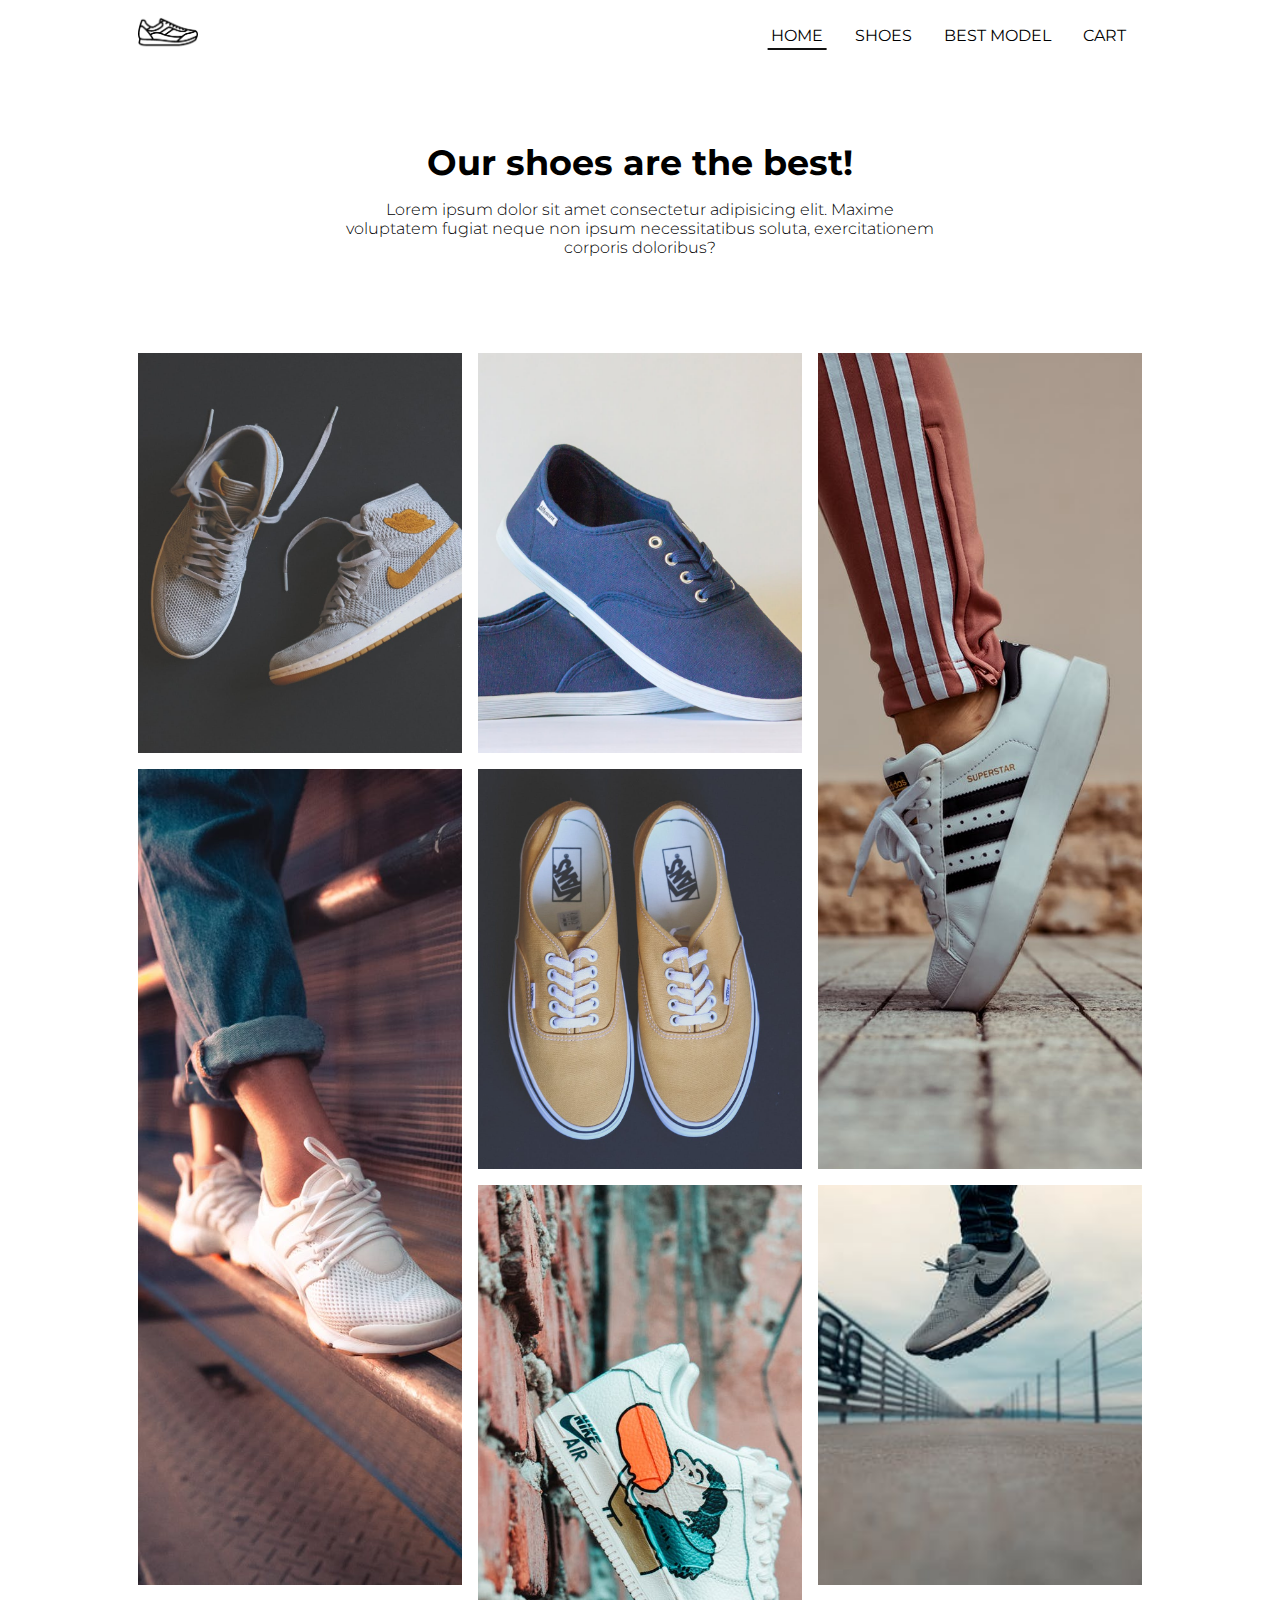
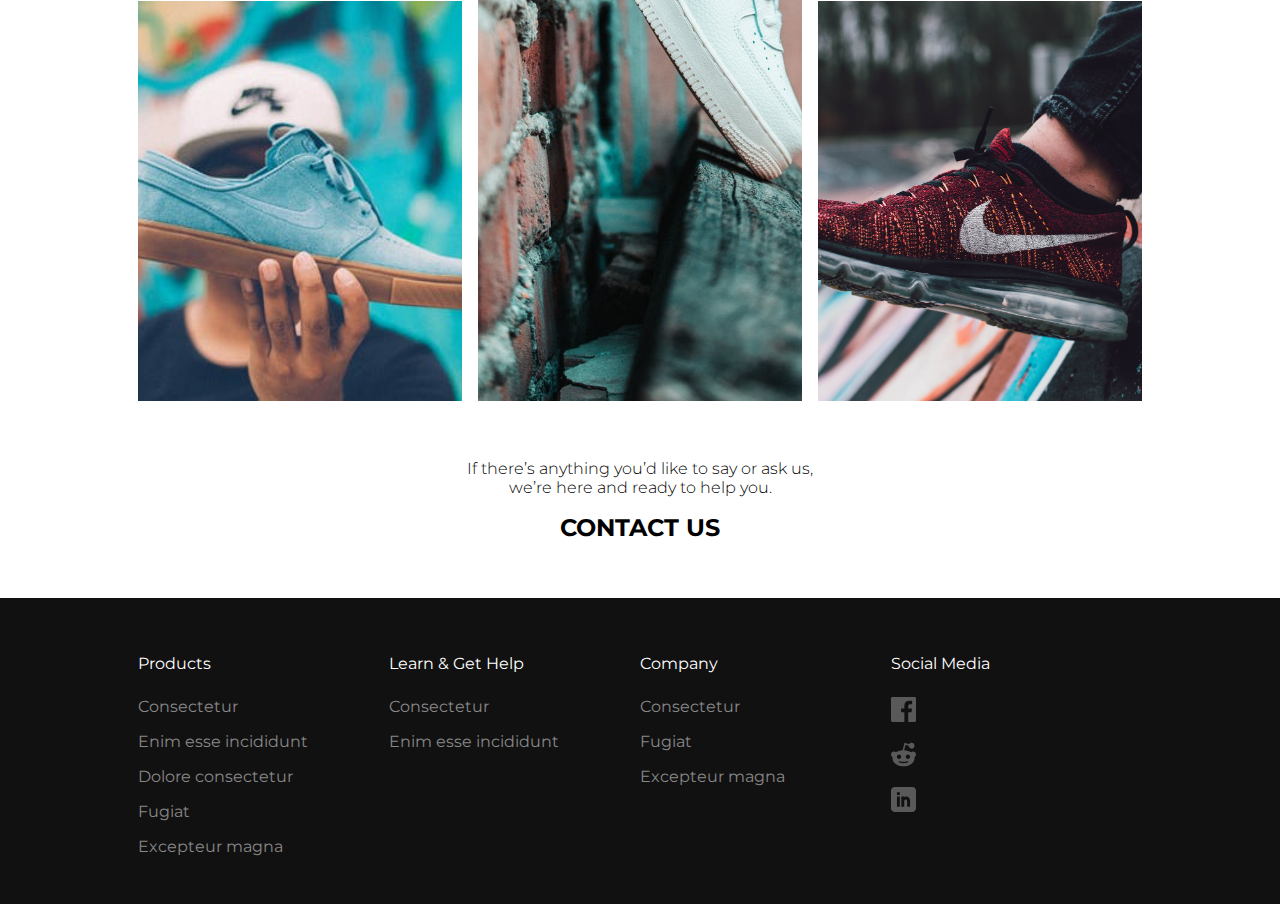
<file: index.html>
<!DOCTYPE html>
<html lang="en">

<head>
  <meta charset="UTF-8">
  <meta name="viewport" content="width=device-width, initial-scale=1.0">
  <link rel="shortcut icon" type="image/png" href="assets/favicon.ico" />
  <link href="https://fonts.googleapis.com/css?family=Montserrat:300,400,500&display=swap" rel="stylesheet">
  <link rel="stylesheet" href="styles/main.css">
  <title>Custom sneakers</title>
</head>

<body>
  <header>
    <nav class="nav">
      <div class="container">
        <div class="nav-content">
          <div class="nav-content__logo">
            <a href="index.html">
              <img src="assets/logo.png" alt="logo" />
            </a>
          </div>
          <div class="nav-content__menu" id="menu-icon">
            <img src="assets/hamburger.svg"" alt=" menu" />
          </div>
          <div class="nav-content__links">
            <a href="index.html" class="nav-content__link nav-content__link--active">home</a>
            <a href="shoes.html" class="nav-content__link">Shoes</a>
            <a href="best-model.html" class="nav-content__link">Best Model</a>
            <a href="cart.html" class="nav-content__link">Cart</a>
          </div>
        </div>
      </div>
    </nav>
  </header>
  <main class="main">
    <div class="container">
      <div class="gallery">
        <div class="gallery__heading">
          <h1 class="heading__title">Our shoes are the best!</h1>
          <p class="heading__description">Lorem ipsum dolor sit amet consectetur adipisicing elit. Maxime voluptatem
            fugiat neque non ipsum necessitatibus soluta, exercitationem corporis doloribus?</p>
        </div>
        <div class="gallery__content">
          <div class="gallery__item gallery__item--1">
            <img src="assets/shoes1.jpeg" alt="shoe1" />
          </div>
          <div class="gallery__item gallery__item--2">
            <img src="assets/shoes2.jpg" alt="shoe2" />
          </div>
          <div class="gallery__item gallery__item--3">
            <img src="assets/shoes3.jpeg" alt="shoe3" />
          </div>
          <div class="gallery__item gallery__item--4">
            <img src="assets/shoes4.jpeg" alt="shoe4" />
          </div>
          <div class="gallery__item gallery__item--5">
            <img src="assets/shoes5.jpeg" alt="shoe5" />
          </div>
          <div class="gallery__item gallery__item--6">
            <img src="assets/shoes6.jpeg" alt="shoe6" />
          </div>
          <div class="gallery__item gallery__item--7">
            <img src="assets/shoes7.jpeg" alt="shoe7" />
          </div>
          <div class="gallery__item gallery__item--8">
            <img src="assets/shoes8.jpeg" alt="shoe8" />
          </div>
          <div class="gallery__item gallery__item--9">
            <img src="assets/shoes9.jpeg" alt="shoe9" />
          </div>
        </div>
      </div>
    </div>
  </main>
  <section class="contact">
    <div class="container">
      <div class="contact-wrapper">
        <p class="contact-wrapper__description">
          If there’s anything you’d like to say or ask
          us, we’re here and ready to help you.
        </p>
        <h3 class="contact-wrapper__title">
          contact us
        </h3>
      </div>
    </div>
  </section>
  <footer class="footer">
    <div class="container">
      <div class="footer-info">
        <div class="info-list">
          <p class="info-list__title">Products</p>
          <a class="info-list__link" href="#">Consectetur</a>
          <a class="info-list__link" href="#">Enim esse incididunt</a>
          <a class="info-list__link" href="#">Dolore consectetur </a>
          <a class="info-list__link" href="#">Fugiat</a>
          <a class="info-list__link" href="#">Excepteur magna </a>
        </div>
        <div class="info-list">
          <p class="info-list__title">Learn & Get Help</p>
          <a class="info-list__link" href="#">Consectetur</a>
          <a class="info-list__link" href="#">Enim esse incididunt</a>
        </div>
        <div class="info-list">
          <p class="info-list__title">Company</p>
          <a class="info-list__link" href="#">Consectetur</a>
          <a class="info-list__link" href="#">Fugiat</a>
          <a class="info-list__link" href="#">Excepteur magna </a>
        </div>
        <div class="info-list">
          <p class="info-list__title">Social Media</p>
          <a class="info-list__link" href="#">
            <img class="info-list__image" src="/assets/facebook.svg" alt="facebook" />
          </a>
          <a class="info-list__link" href="#">
            <img class="info-list__image" src="/assets/reddit.svg" alt="reddit" />
          </a>
          <a class="info-list__link" href="#">
            <img class="info-list__image" src="/assets/linkedin.svg" alt="linkedin" />
          </a>
        </div>
      </div>
    </div>
  </footer>
  <script src="scripts/app.js"></script>
</body>

</html>
</file>
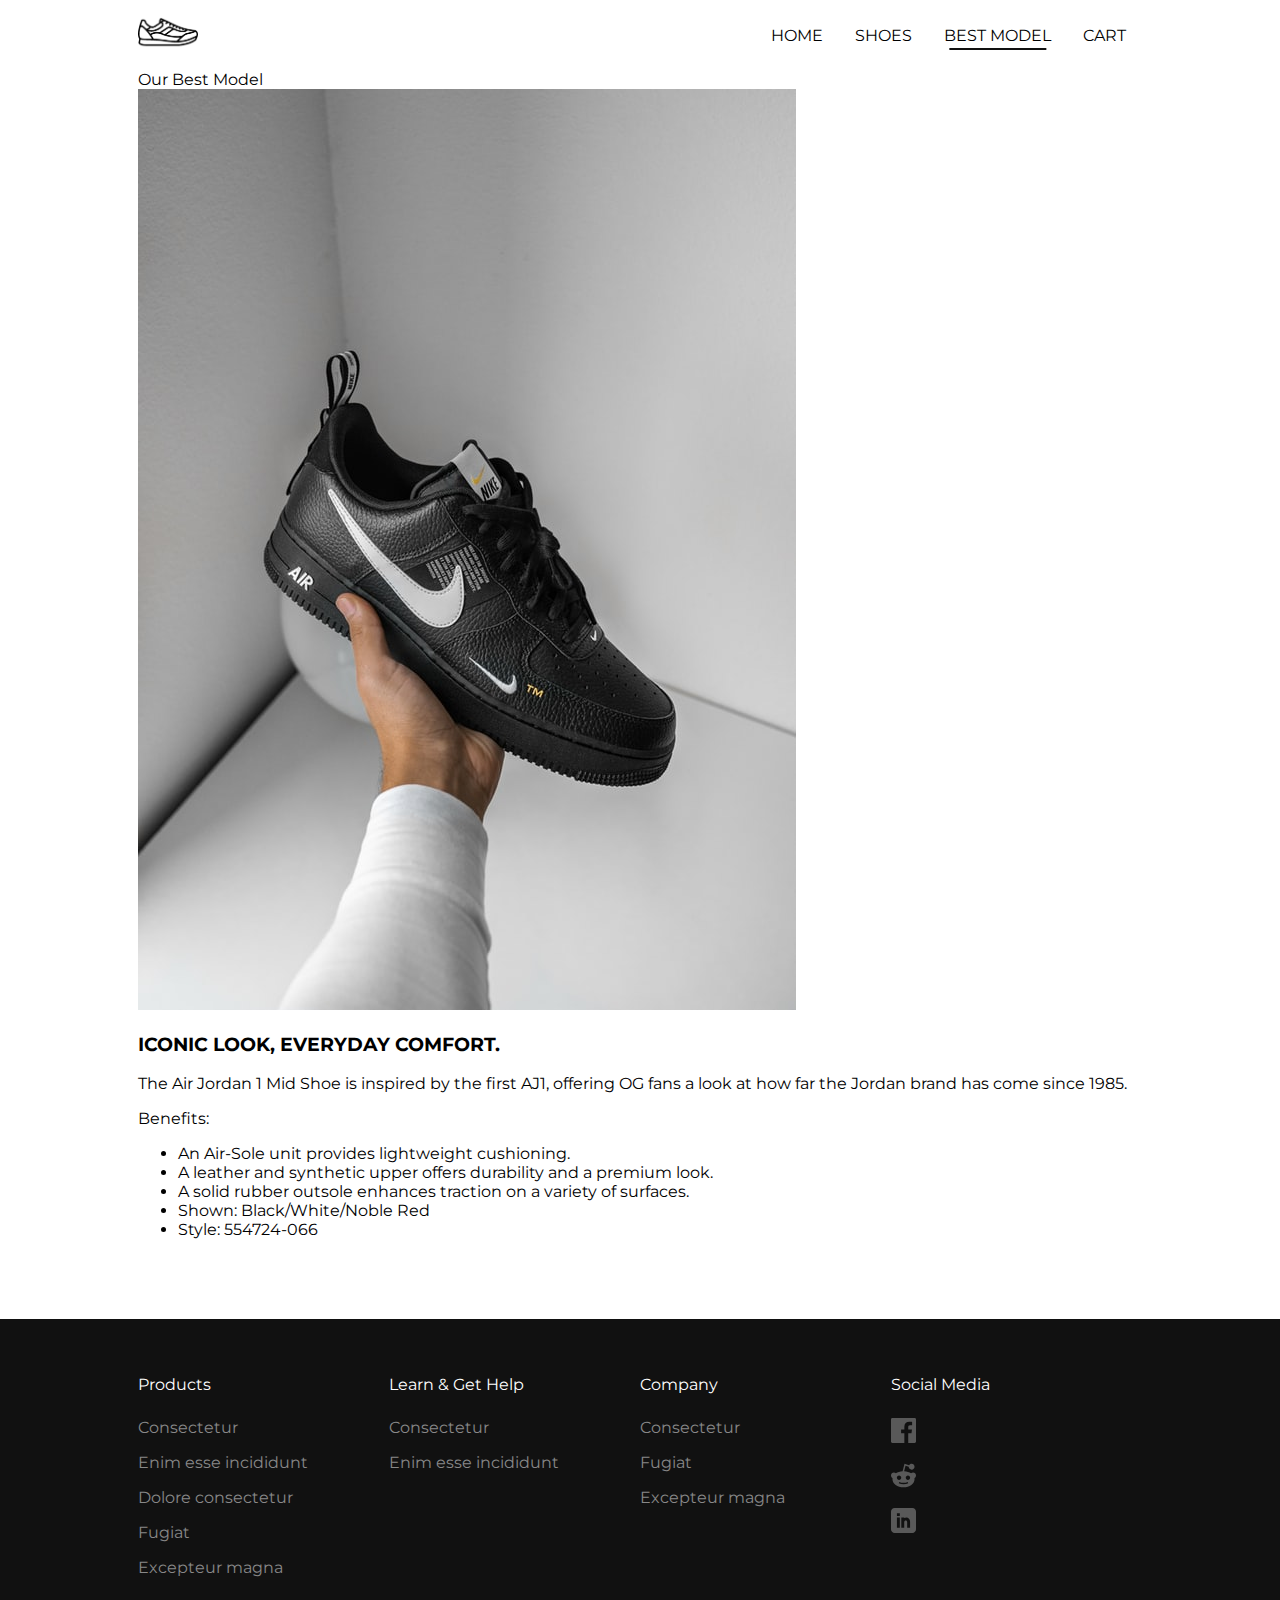
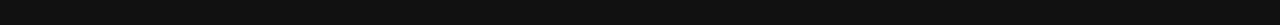
<file: best-model.html>
<!DOCTYPE html>
<html lang="en">

<head>
  <meta charset="UTF-8">
  <meta name="viewport" content="width=device-width, initial-scale=1.0">
  <link rel="shortcut icon" type="image/png" href="assets/favicon.ico" />
  <link href="https://fonts.googleapis.com/css?family=Montserrat:300,400,500&display=swap" rel="stylesheet">
  <link rel="stylesheet" href="styles/main.css">
  <title>Custom sneakers</title>
</head>

<body>
  <header>
    <nav class="nav">
      <div class="container">
        <div class="nav-content">
          <div class="nav-content__logo">
            <a href="index.html">
              <img src="assets/logo.png" alt="logo" />
            </a>
          </div>
          <div class="nav-content__menu" id="menu-icon">
            <img src="assets/hamburger.svg"" alt=" menu" />
          </div>
          <div class="nav-content__links">
            <a href="index.html" class="nav-content__link">home</a>
            <a href="shoes.html" class="nav-content__link">Shoes</a>
            <a href="best-model.html" class="nav-content__link nav-content__link--active">Best Model</a>
            <a href="cart.html" class="nav-content__link">Cart</a>
          </div>
        </div>
      </div>
    </nav>
  </header>
  <main class="main-best-model">
    <div class="container">
      <div class="best-model-wrapper">
        <div class="best-model__heading">
          Our Best Model
        </div>
        <div class="best-model__content">
          <div class="best-model__image best-model__item">
            <img src="assets/best-model.jpeg" alt="best-model">
          </div>
          <div class="best-model__description best-model__item2">
            <div class="description__title">
              <h3>
                ICONIC LOOK, EVERYDAY COMFORT.
              </h3>
            </div>
            <div class="decription__text">
              <p>
                The Air Jordan 1 Mid Shoe is inspired by the first AJ1, offering OG fans a look at how far the Jordan
                brand has come
                since 1985.
              </p>
            </div>
            <div class="description__benefits">
              <p>
                Benefits:
              </p>
              <ul class="description__benefits-list">
                <li class="description__benefits-listItem">
                  An Air-Sole unit provides lightweight cushioning.
                </li>
                <li class="description__benefits-listItem">
                  A leather and synthetic upper offers durability and a premium look.
                </li>
                <li class="description__benefits-listItem">
                  A solid rubber outsole enhances traction on a variety of surfaces.
                </li>
                <li class="description__benefits-listItem">
                  Shown: Black/White/Noble Red
                </li>
                <li class="description__benefits-listItem">
                  Style: 554724-066
                </li>
              </ul>
            </div>
          </div>
        </div>
      </div>
    </div>
  </main>
  <footer class="footer">
    <div class="container">
      <div class="footer-info">
        <div class="info-list">
          <p class="info-list__title">Products</p>
          <a class="info-list__link" href="#">Consectetur</a>
          <a class="info-list__link" href="#">Enim esse incididunt</a>
          <a class="info-list__link" href="#">Dolore consectetur </a>
          <a class="info-list__link" href="#">Fugiat</a>
          <a class="info-list__link" href="#">Excepteur magna </a>
        </div>
        <div class="info-list">
          <p class="info-list__title">Learn & Get Help</p>
          <a class="info-list__link" href="#">Consectetur</a>
          <a class="info-list__link" href="#">Enim esse incididunt</a>
        </div>
        <div class="info-list">
          <p class="info-list__title">Company</p>
          <a class="info-list__link" href="#">Consectetur</a>
          <a class="info-list__link" href="#">Fugiat</a>
          <a class="info-list__link" href="#">Excepteur magna </a>
        </div>
        <div class="info-list">
          <p class="info-list__title">Social Media</p>
          <a class="info-list__link" href="#">
            <img class="info-list__image" src="/assets/facebook.svg" alt="facebook" />
          </a>
          <a class="info-list__link" href="#">
            <img class="info-list__image" src="/assets/reddit.svg" alt="reddit" />
          </a>
          <a class="info-list__link" href="#">
            <img class="info-list__image" src="/assets/linkedin.svg" alt="linkedin" />
          </a>
        </div>
      </div>
    </div>
  </footer>
  <script src="scripts/app.js"></script>
</body>

</html>
</file>
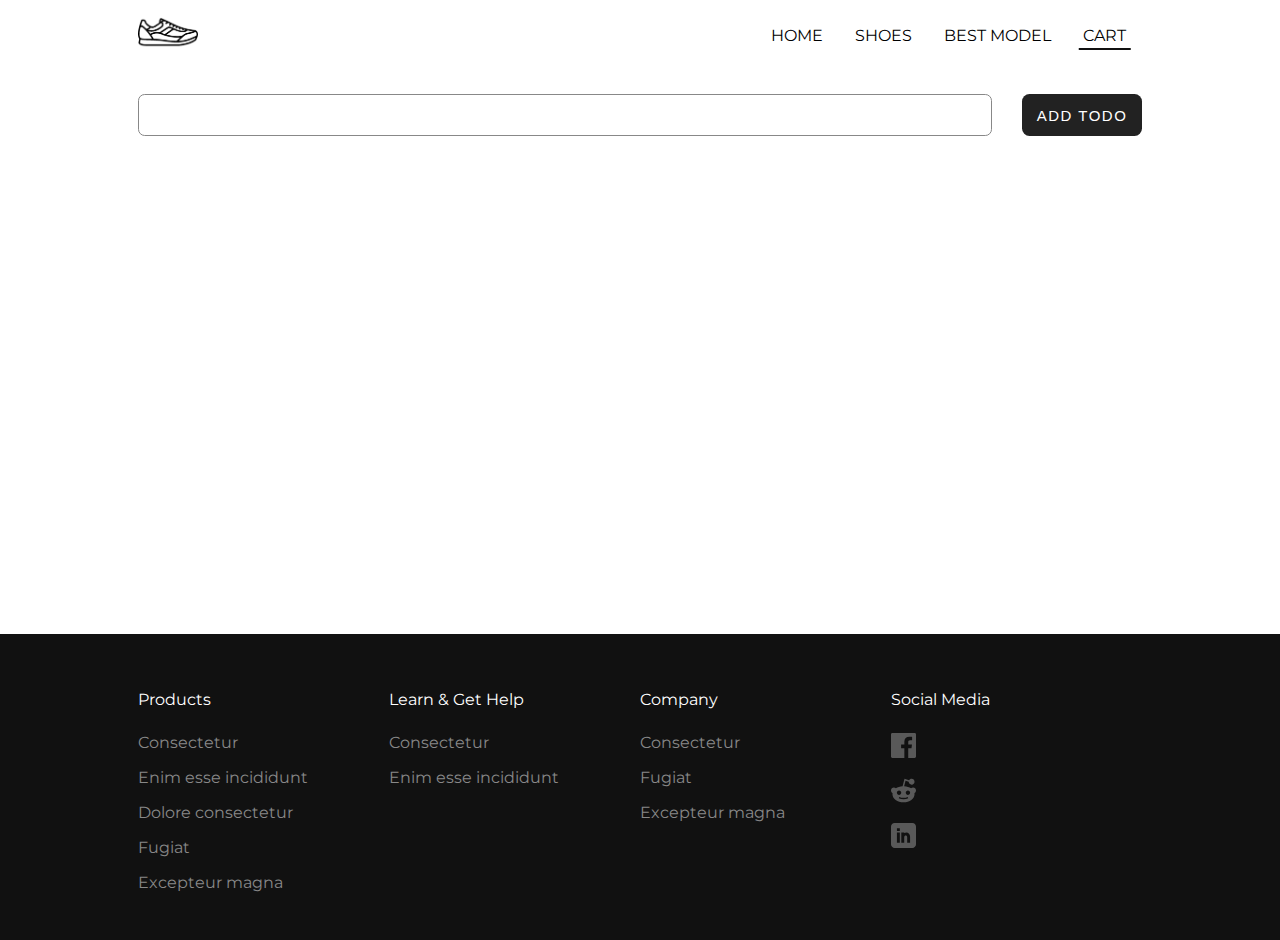
<file: cart.html>
<!DOCTYPE html>
<html lang="en">

<head>
  <meta charset="UTF-8">
  <meta name="viewport" content="width=device-width, initial-scale=1.0">
  <link rel="shortcut icon" type="image/png" href="assets/favicon.ico" />
  <link href="https://fonts.googleapis.com/css?family=Montserrat:300,400,500&display=swap" rel="stylesheet">
  <link rel="stylesheet" href="styles/main.css">
  <title>Custom sneakers</title>
</head>

<body>
  <header>
    <nav class="nav">
      <div class="container">
        <div class="nav-content">
          <div class="nav-content__logo">
            <a href="index.html">
              <img src="assets/logo.png" alt="logo" />
            </a>
          </div>
          <div class="nav-content__menu" id="menu-icon">
            <img src="assets/hamburger.svg"" alt=" menu" />
          </div>
          <div class="nav-content__links">
            <a href="index.html" class="nav-content__link">home</a>
            <a href="shoes.html" class="nav-content__link">Shoes</a>
            <a href="best-model.html" class="nav-content__link">Best Model</a>
            <a href="cart.html" class="nav-content__link nav-content__link--active">Cart</a>
          </div>
        </div>
      </div>
    </nav>
  </header>
  <main class="main-cart">
    <div class="container">
      <div class="main-cart__wrapper">
        <div class="main-cart__filters">
          <input type="text" name="todo-input" id="todo-input" class="filters__input-element" />
          <button type="button" name="add-btn" id="add-btn" class="filters__input-btn">
            Add todo
          </button>
        </div>
        <div class="main-cart__todo-list" id="todo-list"></div>
      </div>
    </div>
  </main>
  <footer class="footer">
    <div class="container">
      <div class="footer-info">
        <div class="info-list">
          <p class="info-list__title">Products</p>
          <a class="info-list__link" href="#">Consectetur</a>
          <a class="info-list__link" href="#">Enim esse incididunt</a>
          <a class="info-list__link" href="#">Dolore consectetur </a>
          <a class="info-list__link" href="#">Fugiat</a>
          <a class="info-list__link" href="#">Excepteur magna </a>
        </div>
        <div class="info-list">
          <p class="info-list__title">Learn & Get Help</p>
          <a class="info-list__link" href="#">Consectetur</a>
          <a class="info-list__link" href="#">Enim esse incididunt</a>
        </div>
        <div class="info-list">
          <p class="info-list__title">Company</p>
          <a class="info-list__link" href="#">Consectetur</a>
          <a class="info-list__link" href="#">Fugiat</a>
          <a class="info-list__link" href="#">Excepteur magna </a>
        </div>
        <div class="info-list">
          <p class="info-list__title">Social Media</p>
          <a class="info-list__link" href="#">
            <img class="info-list__image" src="/assets/facebook.svg" alt="facebook" />
          </a>
          <a class="info-list__link" href="#">
            <img class="info-list__image" src="/assets/reddit.svg" alt="reddit" />
          </a>
          <a class="info-list__link" href="#">
            <img class="info-list__image" src="/assets/linkedin.svg" alt="linkedin" />
          </a>
        </div>
      </div>
    </div>
  </footer>
  <script src="scripts/app.js"></script>
</body>

</html>
</file>
<file: styles/main.css>
@import url("./pages/shoes.css");
@import url("./pages/home.css");
@import url("./pages/cart.css");
@import url("./pages/best-model.css");

/* GLOBAL STYLES */

*,
*::before,
*::after {
  box-sizing: border-box;
}

html {
  font-size: 62.5%;
}

body {
  padding: 0;
  margin: 0;
  font-family: 'Montserrat';
  font-size: 1.6rem;
}

.container {
  width: 1100px;
  display: flex;
  padding: 0 48px;
}

@media only screen and (max-width: 768px) {
  .container {
    padding: 0 24px;
  }
}

/* NAVIGATION */

.nav {
  width: 100%;
  display: flex;
  justify-content: center;
  height: 70px;
  background-color: #fff;
}

.nav-content__menu {
  cursor: pointer;
  display: none;
}

.nav-content {
  display: flex;
  align-items: center;
  justify-content: space-between;
  width: 100%;
  flex-wrap: wrap;
}

.nav-content__logo img {
  width: 60px;
  cursor: pointer;
}

.nav-content__links {
  display: flex;
  flex-direction: row;
  transition: transform .3s cubic-bezier(0.075, 0.82, 0.165, 1);
  transform-origin: top;
}

.nav-content__link {
  padding: 0 16px;
  cursor: pointer;
  position: relative;
  text-transform: uppercase;
  display: block;
  text-decoration: none;
  color: #000;
}

.nav-content-links--open {
  transform: scaleY(1) !important;
}

@media only screen and (max-width: 768px) {
  .nav-content__menu {
    display: block;
    position: relative;
  }

  .nav-content__links {
    width: 100%;
    justify-content: center;
    align-items: center;
    flex-direction: column;
    position: absolute;
    z-index: 10;
    background-color: #fff;
    top: 60px;
    left: 0;
    transform: scaleY(0);
    height: 280px;
    box-shadow: 0 17px 9px -20px grey;
  }

  .nav-content__link {
    margin: 16px;
  }
}

.nav-content__link::after {
  content: "";
  transition: all .3s ease-out;
  position: absolute;
  width: 70%;
  bottom: -6px;
  left: 50%;
  transform: translate(-50%, -50%);
  border-bottom: 2px solid #fff;
}

.nav-content__link:hover::after {
  content: "";
  position: absolute;
  width: 70%;
  bottom: -6px;
  left: 50%;
  transform: translate(-50%, -50%);
  border-bottom: 2px solid #888;
}

.nav-content__link--active::after {
  content: "";
  position: absolute;
  width: 70%;
  bottom: -6px;
  left: 50%;
  transform: translate(-50%, -50%);
  border-bottom: 2px solid #111 !important;
}


/* FOOTER */

.footer {
  width: 100%;
  min-height: 250px;
  padding: 24px 0;
  background-color: #111;
  display: flex;
  justify-content: center;
}

.footer-info {
  display: flex;
  width: 100%;
  flex-wrap: wrap;
}

.info-list {
  display: flex;
  flex-direction: column;
  width: 25%;
  min-width: 220px;
  padding: 16px 0;
}

@media only screen and (max-width: 991px) {
  .info-list {
    width: 50%;
  }
}

.info-list__title {
  color: #fff;
}

.info-list__link {
  text-decoration: none;
  color: #888;
  padding: 8px 0;
}

.info-list__image {
  width: 25px;
  height: 25px;
  fill: #fff;
  filter: invert(0.35);
}

.info-list__image:hover {
  filter: invert(1);
  transition: all .3s ease-out;
}

.info-list__link:hover {
  color: #fff;
}
</file>
